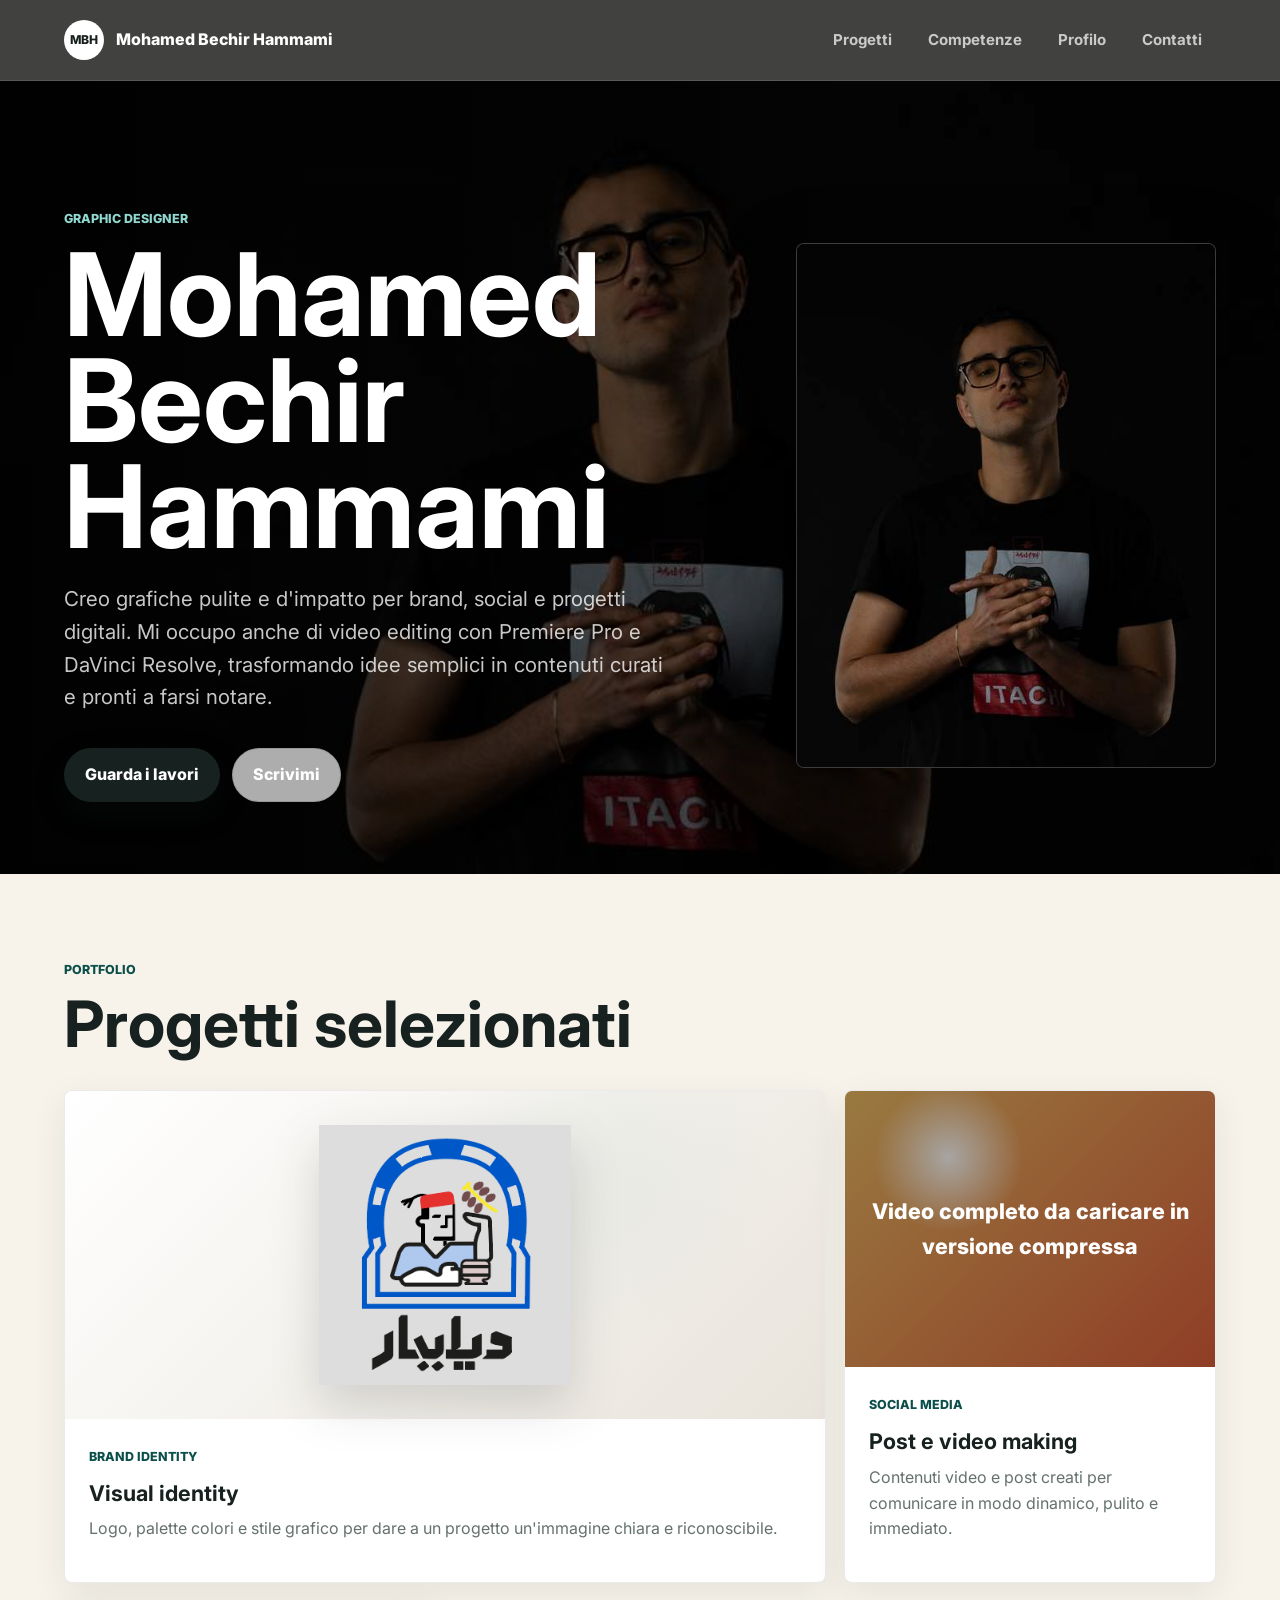
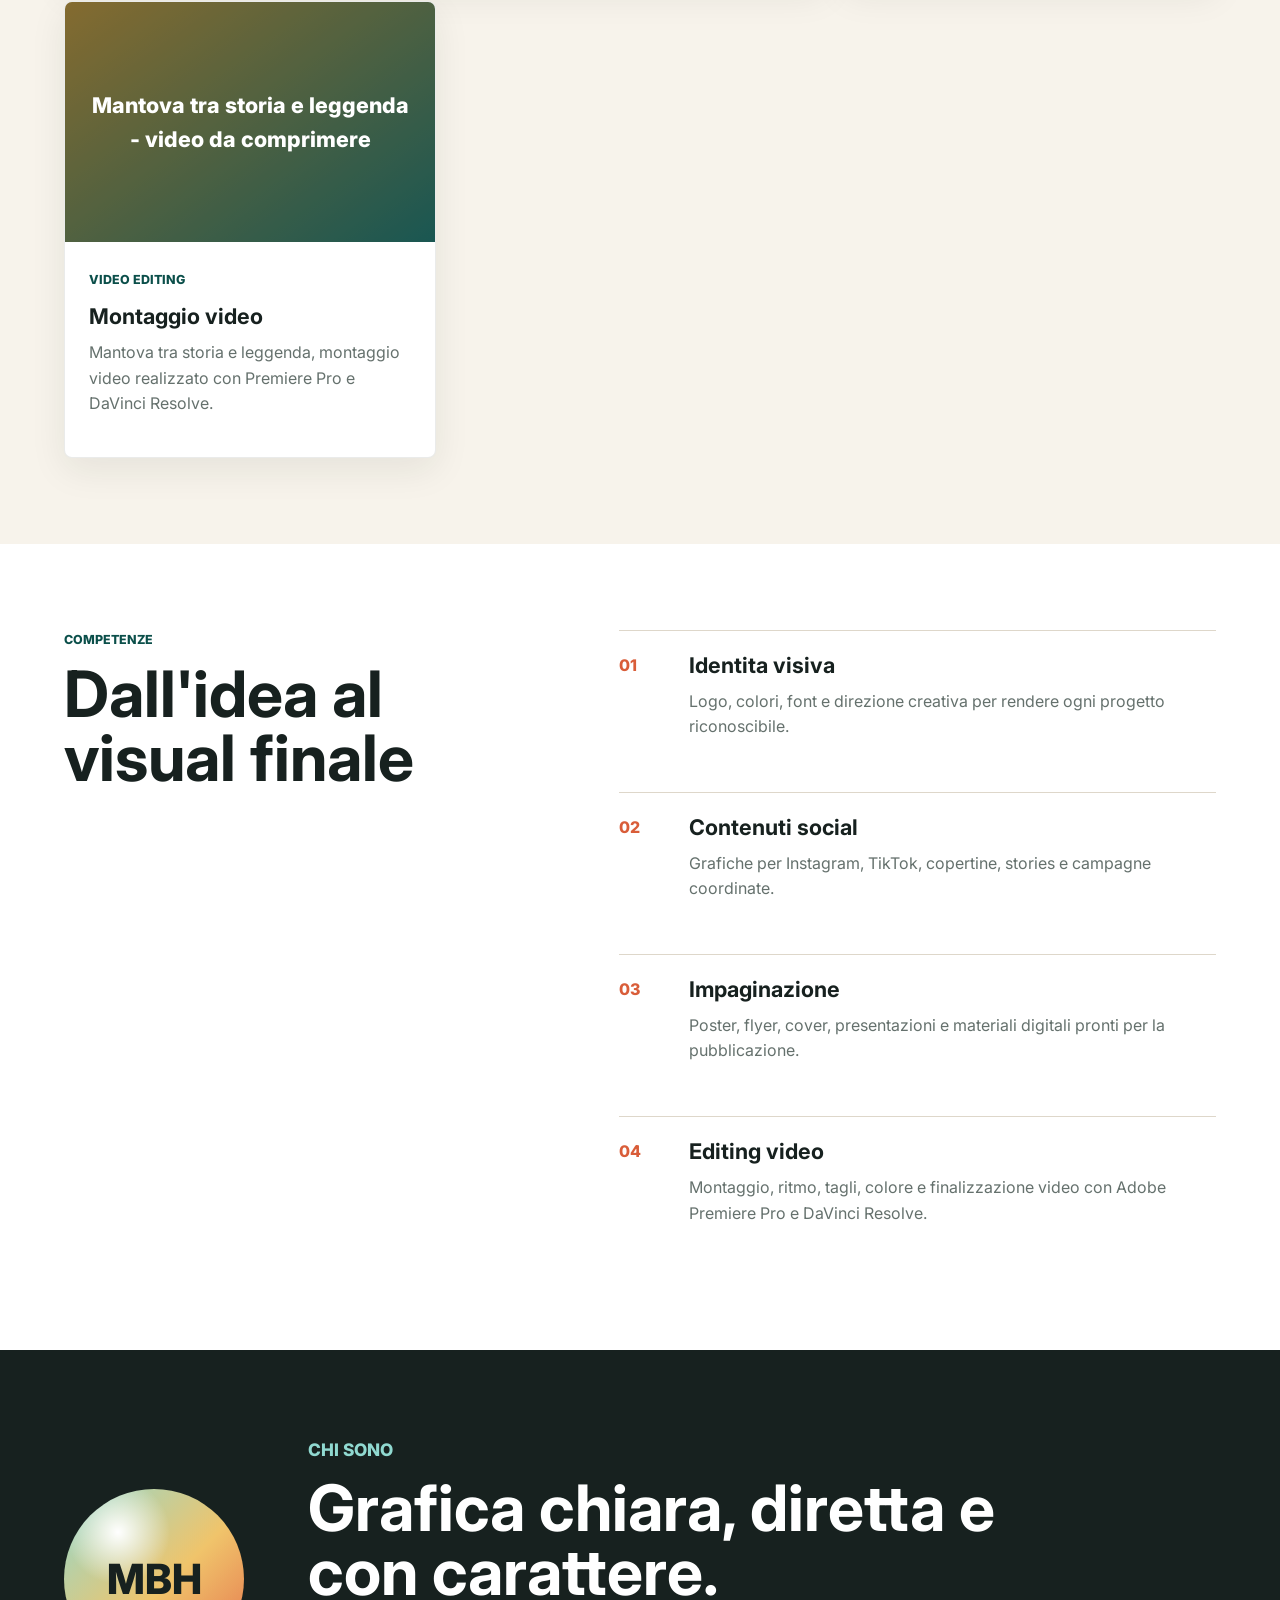
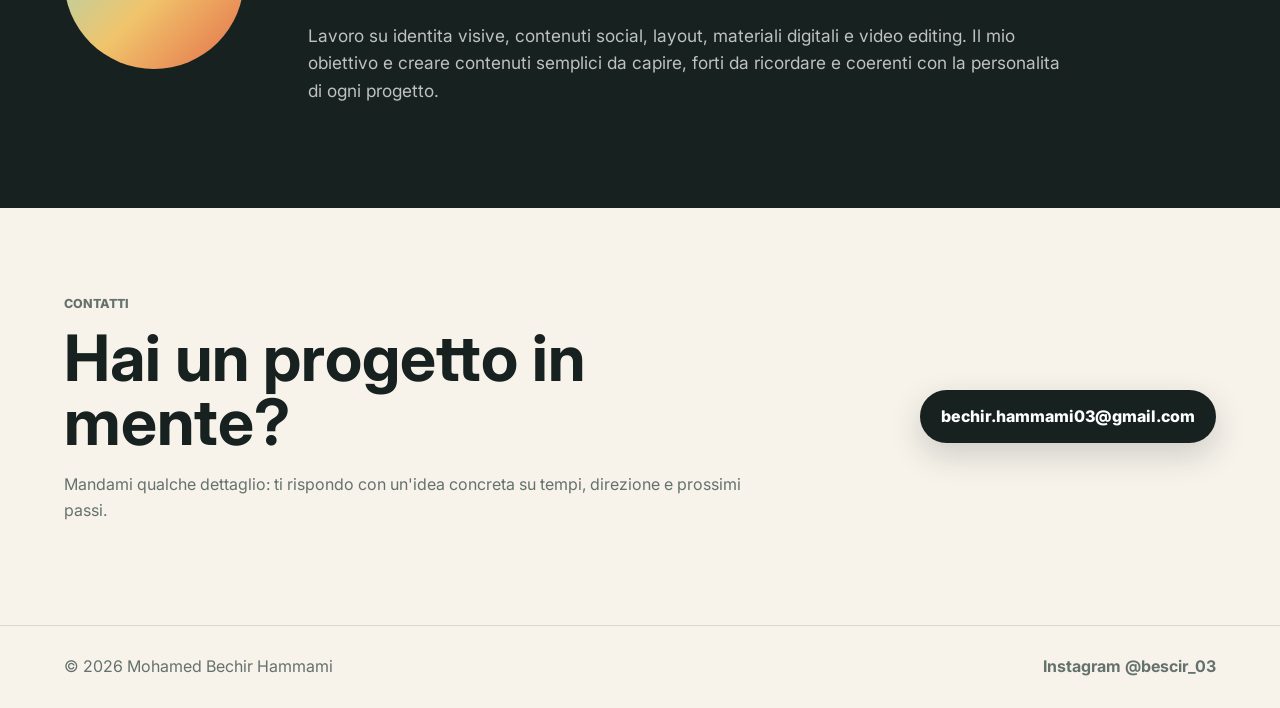
<file: single-index-light.html>
﻿<!DOCTYPE html>
<html lang="it">
<head>
  <meta charset="UTF-8">
  <meta name="viewport" content="width=device-width, initial-scale=1.0">
  <title>Portfolio | Mohamed Bechir Hammami</title>
  <meta name="description" content="Portfolio personale di Mohamed Bechir Hammami: grafica, identita visiva, video editing e contenuti digitali.">
  <link rel="preconnect" href="https://fonts.googleapis.com">
  <link rel="preconnect" href="https://fonts.gstatic.com" crossorigin>
  <link href="https://fonts.googleapis.com/css2?family=Inter:wght@400;500;600;700;800&display=swap" rel="stylesheet">
  <style>
:root {
  color-scheme: light;
  --ink: #17211f;
  --muted: #65716d;
  --paper: #f7f3eb;
  --surface: #ffffff;
  --line: #ded7ca;
  --accent: #0f766e;
  --accent-dark: #0b4f4a;
  --coral: #d95d39;
  --gold: #c49a38;
  --shadow: 0 24px 70px rgba(23, 33, 31, 0.14);
}

* {
  box-sizing: border-box;
}

html {
  scroll-behavior: smooth;
}

body {
  margin: 0;
  font-family: "Inter", Arial, sans-serif;
  color: var(--ink);
  background: var(--paper);
  line-height: 1.6;
}

a {
  color: inherit;
  text-decoration: none;
}

.sr-only {
  position: absolute;
  width: 1px;
  height: 1px;
  padding: 0;
  margin: -1px;
  overflow: hidden;
  clip: rect(0, 0, 0, 0);
  white-space: nowrap;
  border: 0;
}

.site-header {
  position: sticky;
  top: 0;
  z-index: 20;
  display: flex;
  align-items: center;
  justify-content: space-between;
  gap: 24px;
  padding: 18px clamp(18px, 5vw, 64px);
  background: rgba(9, 10, 10, 0.76);
  border-bottom: 1px solid rgba(255, 255, 255, 0.12);
  backdrop-filter: blur(18px);
}

.brand {
  display: inline-flex;
  align-items: center;
  gap: 12px;
  font-weight: 800;
  color: #ffffff;
}

.brand-mark {
  display: grid;
  width: 40px;
  height: 40px;
  place-items: center;
  border-radius: 50%;
  color: var(--ink);
  background: #ffffff;
  font-size: 0.76rem;
}

.site-nav {
  display: flex;
  align-items: center;
  gap: 8px;
}

.site-nav a {
  padding: 10px 14px;
  border-radius: 999px;
  color: rgba(255, 255, 255, 0.72);
  font-size: 0.94rem;
  font-weight: 700;
  transition: color 180ms ease, background 180ms ease;
}

.site-nav a:hover,
.site-nav a:focus-visible {
  color: #ffffff;
  background: rgba(255, 255, 255, 0.12);
}

.menu-toggle {
  display: none;
  width: 44px;
  height: 44px;
  border: 1px solid var(--line);
  border-radius: 50%;
  background: var(--surface);
}

.menu-toggle span:not(.sr-only) {
  display: block;
  width: 18px;
  height: 2px;
  margin: 4px auto;
  background: var(--ink);
}

.hero {
  position: relative;
  min-height: 88vh;
  display: grid;
  grid-template-columns: minmax(0, 680px) minmax(280px, 460px);
  align-items: center;
  gap: clamp(28px, 6vw, 80px);
  padding: clamp(74px, 10vw, 140px) clamp(18px, 5vw, 64px) 72px;
  overflow: hidden;
  color: #ffffff;
}

.hero-media {
  position: absolute;
  inset: 0;
  z-index: -1;
  background:
    linear-gradient(90deg, rgba(0, 0, 0, 0.72) 0%, rgba(0, 0, 0, 0.42) 34%, rgba(0, 0, 0, 0.06) 72%),
    linear-gradient(180deg, rgba(0, 0, 0, 0.08), rgba(0, 0, 0, 0.36)),
    url('[data-uri]');
  background-position: center 42%;
  background-size: cover;
}

.grid-lines {
  position: absolute;
  inset: 0;
  background-image:
    linear-gradient(rgba(23, 33, 31, 0.07) 1px, transparent 1px),
    linear-gradient(90deg, rgba(23, 33, 31, 0.07) 1px, transparent 1px);
  background-size: 64px 64px;
  opacity: 0.14;
  mask-image: linear-gradient(to bottom, #000, transparent 92%);
}

.hero-content {
  max-width: 920px;
}

.eyebrow {
  margin: 0 0 12px;
  color: var(--accent-dark);
  font-size: 0.78rem;
  font-weight: 800;
  letter-spacing: 0;
  text-transform: uppercase;
}

h1,
h2,
h3,
p {
  margin-top: 0;
}

h1 {
  max-width: 820px;
  margin-bottom: 24px;
  font-size: clamp(3.35rem, 9vw, 8.2rem);
  line-height: 0.92;
  letter-spacing: 0;
}

h2 {
  margin-bottom: 18px;
  font-size: clamp(2.2rem, 5vw, 4.6rem);
  line-height: 1;
  letter-spacing: 0;
}

h3 {
  margin-bottom: 10px;
  font-size: 1.35rem;
  line-height: 1.2;
}

.hero-copy {
  max-width: 620px;
  color: rgba(255, 255, 255, 0.78);
  font-size: clamp(1.05rem, 2vw, 1.28rem);
}

.hero .eyebrow {
  color: #90d9d0;
}

.hero-photo-card {
  justify-self: end;
  width: min(100%, 420px);
  aspect-ratio: 4 / 5;
  overflow: hidden;
  border: 1px solid rgba(255, 255, 255, 0.22);
  border-radius: 8px;
  box-shadow: 0 28px 80px rgba(0, 0, 0, 0.38);
  background: #050505;
}

.hero-photo-card img {
  display: block;
  width: 100%;
  height: 100%;
  object-fit: cover;
  object-position: center 38%;
}

.hero-actions {
  display: flex;
  flex-wrap: wrap;
  gap: 12px;
  margin-top: 34px;
}

.button {
  display: inline-flex;
  min-height: 48px;
  align-items: center;
  justify-content: center;
  padding: 13px 20px;
  border: 1px solid transparent;
  border-radius: 999px;
  font-weight: 800;
  transition: transform 180ms ease, box-shadow 180ms ease, background 180ms ease;
}

.button:hover {
  transform: translateY(-2px);
}

.button.primary {
  color: #ffffff;
  background: var(--ink);
  box-shadow: 0 12px 32px rgba(23, 33, 31, 0.18);
}

.button.secondary {
  background: rgba(255, 255, 255, 0.68);
  border-color: rgba(23, 33, 31, 0.14);
}

.section {
  padding: 86px clamp(18px, 5vw, 64px);
}

.section-heading {
  max-width: 720px;
  margin-bottom: 34px;
}

.project-grid {
  display: grid;
  grid-template-columns: repeat(3, minmax(0, 1fr));
  gap: 18px;
}

.project-card {
  overflow: hidden;
  min-height: 430px;
  display: flex;
  flex-direction: column;
  background: var(--surface);
  border: 1px solid rgba(23, 33, 31, 0.09);
  border-radius: 8px;
  box-shadow: 0 12px 36px rgba(23, 33, 31, 0.08);
}

.project-card.featured {
  grid-column: span 2;
}

.project-visual {
  min-height: 240px;
  flex: 1;
}

.visual-one {
  display: grid;
  place-items: center;
  padding: 34px;
  background:
    linear-gradient(135deg, rgba(255, 255, 255, 0.92), rgba(222, 215, 202, 0.68)),
    radial-gradient(circle at 70% 24%, rgba(15, 118, 110, 0.18), transparent 30%);
}

.visual-one img {
  width: min(100%, 320px);
  max-height: 260px;
  object-fit: contain;
  filter: drop-shadow(0 20px 24px rgba(23, 33, 31, 0.16));
}

.visual-two {
  background:
    radial-gradient(circle at 28% 24%, rgba(255, 255, 255, 0.95), transparent 22%),
    linear-gradient(135deg, #e8b861, #d95d39);
}

.visual-three {
  background:
    linear-gradient(145deg, rgba(196, 154, 56, 0.92), rgba(15, 118, 110, 0.9)),
    repeating-linear-gradient(45deg, rgba(255, 255, 255, 0.18), rgba(255, 255, 255, 0.18) 8px, transparent 8px, transparent 20px);
}

.visual-two video,
.visual-three video {
  display: block;
  width: 100%;
  height: 100%;
  min-height: 240px;
  object-fit: cover;
  background: #000000;
}

.video-placeholder {
  display: grid;
  width: 100%;
  height: 100%;
  min-height: 240px;
  place-items: center;
  padding: 24px;
  color: #ffffff;
  background: rgba(0, 0, 0, 0.34);
  font-size: 1.35rem;
  font-weight: 800;
  text-align: center;
}

.project-body {
  padding: 24px;
}

.project-body p,
.skill-item p,
.profile-card p,
.contact-section p {
  color: var(--muted);
}

.tag {
  display: inline-flex;
  margin-bottom: 14px;
  color: var(--accent-dark);
  font-size: 0.78rem;
  font-weight: 800;
  text-transform: uppercase;
}

.split {
  display: grid;
  grid-template-columns: minmax(0, 0.8fr) minmax(0, 1fr);
  gap: clamp(28px, 6vw, 80px);
  background: #ffffff;
}

.skills-list {
  display: grid;
  gap: 14px;
}

.skill-item {
  display: grid;
  grid-template-columns: 52px 1fr;
  gap: 18px;
  padding: 22px 0;
  border-top: 1px solid var(--line);
}

.skill-item span {
  color: var(--coral);
  font-weight: 800;
}

.profile-section {
  background: var(--ink);
  color: #ffffff;
}

.profile-card {
  display: grid;
  grid-template-columns: 180px minmax(0, 760px);
  align-items: center;
  gap: clamp(28px, 6vw, 64px);
}

.profile-card .eyebrow {
  color: #90d9d0;
}

.profile-card p {
  color: rgba(255, 255, 255, 0.72);
  font-size: 1.08rem;
}

.portrait {
  display: grid;
  width: 180px;
  aspect-ratio: 1;
  place-items: center;
  border-radius: 50%;
  color: var(--ink);
  background:
    radial-gradient(circle at 30% 24%, #ffffff, transparent 28%),
    linear-gradient(135deg, #90d9d0, #f0c46b 55%, #e46d4a);
  font-size: 2.6rem;
  font-weight: 800;
}

.contact-section {
  display: flex;
  align-items: center;
  justify-content: space-between;
  gap: 24px;
}

.contact-section > div {
  max-width: 720px;
}

.site-footer {
  display: flex;
  align-items: center;
  justify-content: space-between;
  gap: 18px;
  padding: 28px clamp(18px, 5vw, 64px);
  color: var(--muted);
  border-top: 1px solid var(--line);
}

.site-footer div {
  display: flex;
  flex-wrap: wrap;
  gap: 16px;
}

.site-footer a {
  font-weight: 700;
}

@media (max-width: 900px) {
  .menu-toggle {
    display: block;
  }

  .site-nav {
    position: absolute;
    top: calc(100% + 10px);
    right: 18px;
    left: 18px;
    display: none;
    flex-direction: column;
    align-items: stretch;
    padding: 12px;
    background: #ffffff;
    border: 1px solid var(--line);
    border-radius: 8px;
    box-shadow: var(--shadow);
  }

  .site-nav.open {
    display: flex;
  }

  .site-nav a {
    border-radius: 6px;
  }

  .hero,
  .split,
  .profile-card {
    grid-template-columns: 1fr;
  }

  .hero {
    min-height: auto;
    padding-top: 80px;
  }

  .hero-photo-card {
    justify-self: start;
    width: min(100%, 360px);
  }

  .project-grid {
    grid-template-columns: 1fr;
  }

  .project-card.featured {
    grid-column: auto;
  }

  .contact-section,
  .site-footer {
    align-items: flex-start;
    flex-direction: column;
  }
}

@media (max-width: 560px) {
  .brand span:last-child {
    display: none;
  }

  .hero,
  .section {
    padding-left: 16px;
    padding-right: 16px;
  }

  h1 {
    font-size: 3rem;
  }

  h2 {
    font-size: 2.1rem;
  }

  .project-card {
    min-height: 390px;
  }

  .skill-item {
    grid-template-columns: 1fr;
  }

  .portrait {
    width: 132px;
  }
}

</style>
</head>
<body>
  <header class="site-header">
    <a class="brand" href="#home" aria-label="Vai all'inizio">
      <span class="brand-mark">MBH</span>
      <span>Mohamed Bechir Hammami</span>
    </a>

    <button class="menu-toggle" aria-expanded="false" aria-controls="site-nav">
      <span></span>
      <span></span>
      <span></span>
      <span class="sr-only">Menu</span>
    </button>

    <nav id="site-nav" class="site-nav">
      <a href="#progetti">Progetti</a>
      <a href="#competenze">Competenze</a>
      <a href="#profilo">Profilo</a>
      <a href="#contatti">Contatti</a>
    </nav>
  </header>

  <main>
    <section id="home" class="hero">
      <div class="hero-media" aria-hidden="true">
        <div class="grid-lines"></div>
      </div>

      <div class="hero-content">
        <p class="eyebrow">Graphic designer</p>
        <h1>Mohamed Bechir Hammami</h1>
        <p class="hero-copy">
          Creo grafiche pulite e d'impatto per brand, social e progetti digitali. Mi occupo anche di video editing con Premiere Pro e DaVinci Resolve, trasformando idee semplici in contenuti curati e pronti a farsi notare.
        </p>
        <div class="hero-actions">
          <a class="button primary" href="#progetti">Guarda i lavori</a>
          <a class="button secondary" href="mailto:bechir.hammami03@gmail.com">Scrivimi</a>
        </div>
      </div>

      <div class="hero-photo-card">
        <img src="[data-uri]" alt="Ritratto di Mohamed Bechir Hammami">
      </div>
    </section>

    <section id="progetti" class="section">
      <div class="section-heading">
        <p class="eyebrow">Portfolio</p>
        <h2>Progetti selezionati</h2>
      </div>

      <div class="project-grid">
        <article class="project-card featured">
          <div class="project-visual visual-one">
            <img src="[data-uri]" alt="Logo del progetto Brand identity">
          </div>
          <div class="project-body">
            <span class="tag">Brand identity</span>
            <h3>Visual identity</h3>
            <p>Logo, palette colori e stile grafico per dare a un progetto un'immagine chiara e riconoscibile.</p>
          </div>
        </article>

        <article class="project-card">
          <div class="project-visual visual-two">
            <div class="video-placeholder">Video completo da caricare in versione compressa</div>
          </div>
          <div class="project-body">
            <span class="tag">Social media</span>
            <h3>Post e video making</h3>
            <p>Contenuti video e post creati per comunicare in modo dinamico, pulito e immediato.</p>
          </div>
        </article>

        <article class="project-card">
          <div class="project-visual visual-three">
            <div class="video-placeholder">Mantova tra storia e leggenda - video da comprimere</div>
          </div>
          <div class="project-body">
            <span class="tag">Video editing</span>
            <h3>Montaggio video</h3>
            <p>Mantova tra storia e leggenda, montaggio video realizzato con Premiere Pro e DaVinci Resolve.</p>
          </div>
        </article>
      </div>
    </section>

    <section id="competenze" class="section split">
      <div class="section-heading">
        <p class="eyebrow">Competenze</p>
        <h2>Dall'idea al visual finale</h2>
      </div>

      <div class="skills-list">
        <div class="skill-item">
          <span>01</span>
          <div>
            <h3>Identita visiva</h3>
            <p>Logo, colori, font e direzione creativa per rendere ogni progetto riconoscibile.</p>
          </div>
        </div>
        <div class="skill-item">
          <span>02</span>
          <div>
            <h3>Contenuti social</h3>
            <p>Grafiche per Instagram, TikTok, copertine, stories e campagne coordinate.</p>
          </div>
        </div>
        <div class="skill-item">
          <span>03</span>
          <div>
            <h3>Impaginazione</h3>
            <p>Poster, flyer, cover, presentazioni e materiali digitali pronti per la pubblicazione.</p>
          </div>
        </div>
        <div class="skill-item">
          <span>04</span>
          <div>
            <h3>Editing video</h3>
            <p>Montaggio, ritmo, tagli, colore e finalizzazione video con Adobe Premiere Pro e DaVinci Resolve.</p>
          </div>
        </div>
      </div>
    </section>

    <section id="profilo" class="section profile-section">
      <div class="profile-card">
        <div class="portrait" aria-hidden="true">MBH</div>
        <div>
          <p class="eyebrow">Chi sono</p>
          <h2>Grafica chiara, diretta e con carattere.</h2>
          <p>
            Lavoro su identita visive, contenuti social, layout, materiali digitali e video editing. Il mio obiettivo e creare contenuti semplici da capire, forti da ricordare e coerenti con la personalita di ogni progetto.
          </p>
        </div>
      </div>
    </section>

    <section id="contatti" class="section contact-section">
      <div>
        <p class="eyebrow">Contatti</p>
        <h2>Hai un progetto in mente?</h2>
        <p>Mandami qualche dettaglio: ti rispondo con un'idea concreta su tempi, direzione e prossimi passi.</p>
      </div>
      <a class="button primary" href="mailto:bechir.hammami03@gmail.com">bechir.hammami03@gmail.com</a>
    </section>
  </main>

  <footer class="site-footer">
    <span>&copy; 2026 Mohamed Bechir Hammami</span>
    <div>
      <a href="https://www.instagram.com/bescir_03" target="_blank" rel="noreferrer">Instagram @bescir_03</a>
    </div>
  </footer>

  <script>
const toggle = document.querySelector(".menu-toggle");
const nav = document.querySelector(".site-nav");

toggle.addEventListener("click", () => {
  const isOpen = nav.classList.toggle("open");
  toggle.setAttribute("aria-expanded", String(isOpen));
});

document.querySelectorAll(".site-nav a").forEach((link) => {
  link.addEventListener("click", () => {
    nav.classList.remove("open");
    toggle.setAttribute("aria-expanded", "false");
  });
});

const cards = document.querySelectorAll(".project-card, .skill-item");
const observer = new IntersectionObserver(
  (entries) => {
    entries.forEach((entry) => {
      if (entry.isIntersecting) {
        entry.target.classList.add("visible");
        observer.unobserve(entry.target);
      }
    });
  },
  { threshold: 0.2 }
);

cards.forEach((card) => observer.observe(card));

</script>
</body>
</html>
</file>
